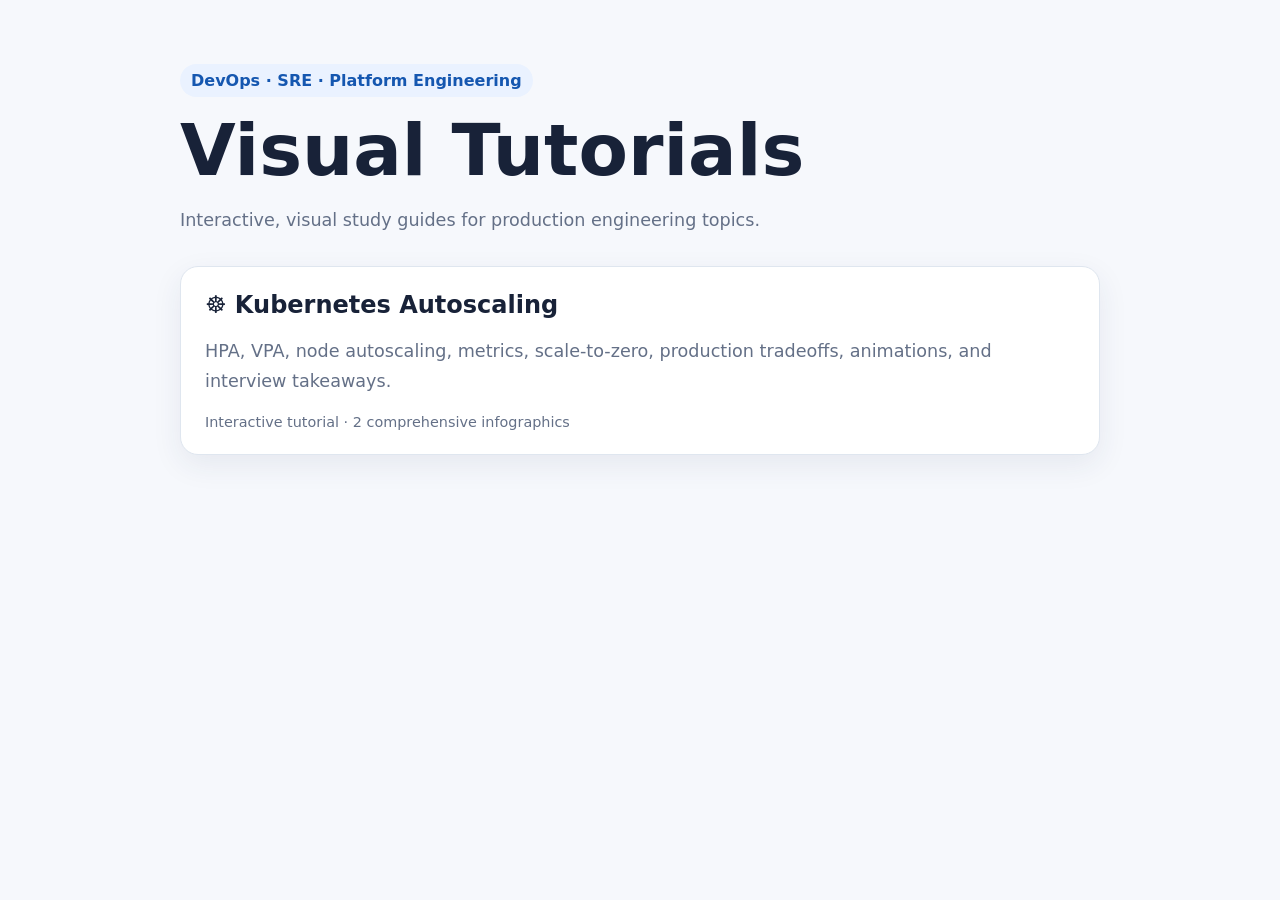
<file: index.html>
<!doctype html>
<html lang="en">
<head>
<meta charset="utf-8">
<meta name="viewport" content="width=device-width,initial-scale=1">
<title>DevOps Visual Tutorials</title>
<style>
body{margin:0;font-family:Inter,system-ui,-apple-system,Segoe UI,sans-serif;background:#f6f8fc;color:#182238}
main{width:min(920px,calc(100% - 32px));margin:64px auto}
.badge{display:inline-block;padding:7px 11px;border-radius:999px;background:#eaf2ff;color:#1557b0;font-weight:800}
h1{font-size:clamp(2.2rem,6vw,4.5rem);line-height:1.05;margin:16px 0}
p{color:#647087;font-size:1.1rem;line-height:1.7}
.card{display:block;margin-top:30px;padding:24px;border:1px solid #dfe6ef;border-radius:18px;background:white;color:inherit;text-decoration:none;box-shadow:0 10px 30px rgba(35,55,90,.08)}
.card:hover{border-color:#9bb9f4}
.card h2{margin:0 0 8px}.meta{font-size:.9rem;color:#647087}
</style>
</head>
<body><main>
<span class="badge">DevOps · SRE · Platform Engineering</span>
<h1>Visual Tutorials</h1>
<p>Interactive, visual study guides for production engineering topics.</p>
<a class="card" href="kubernetes-autoscaling/">
<h2>☸️ Kubernetes Autoscaling</h2>
<p>HPA, VPA, node autoscaling, metrics, scale-to-zero, production tradeoffs, animations, and interview takeaways.</p>
<div class="meta">Interactive tutorial · 2 comprehensive infographics</div>
</a>
</main></body></html>
</file>
